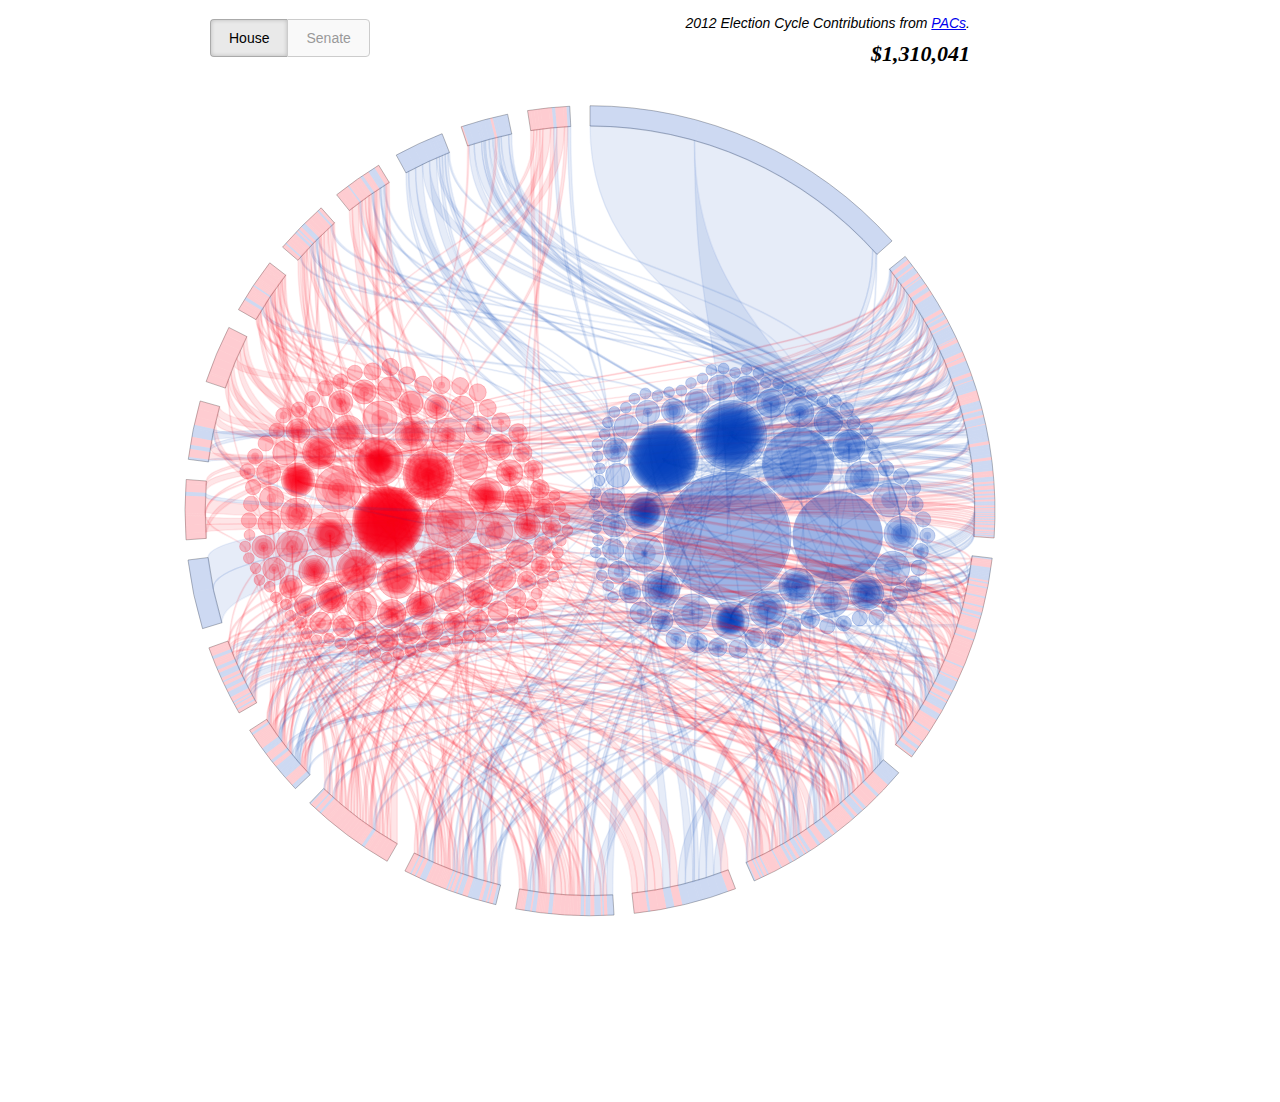
<file: scripts/index.html>
<!DOCTYPE html>


<html>
<head>
    <meta HTTP-EQUIV="X-UA-COMPATIBLE" CONTENT="IE=EmulateIE9" >
    <meta http-equiv="Content-type" content="text/html; charset=utf-8">
    <meta property="og:image" content="http://www.brightpointinc.com/interactive/images/PoliticalInfluence_202px.png">
    <title>Political Influence Data Visualization D3.js</title>
    <link type="text/css" rel="stylesheet" href="style.css">

    <script type="text/javascript" src="d3/d3.js"></script>

</head>
<body>



<div id="bpg" >

    <!--[if IE 6]>
    <div id="bpg-error">
        <p>1 This interactive graphic requires a browser with SVG support, such as <a href="http://www.google.com/chrome">Chrome</a>, <a href="http://www.mozilla.org/en-US/firefox/">Firefox</a>, <a href="http://www.apple.com/safari/download/">Safari</a> or the latest <a href="http://windows.microsoft.com/en-US/internet-explorer/products/ie/home">Internet Explorer 9</a>. </p>
        <img src="images/browserCheck.jpg" alt="Error">
        <div id="bpg-chartFrame" style="display:none;">
        </div>
    <![endif]-->

    <!--[if IE 7]>
    <div id="bpg-error">
        <p>2 This interactive graphic requires a browser with SVG support, such as <a href="http://www.google.com/chrome">Chrome</a>, <a href="http://www.mozilla.org/en-US/firefox/">Firefox</a>, <a href="http://www.apple.com/safari/download/">Safari</a> or the latest <a href="http://windows.microsoft.com/en-US/internet-explorer/products/ie/home">Internet Explorer 9</a>. </p>
        <img src="images/browserCheck.jpg" alt="Error">
        <div id="bpg-chartFrame" style="display:none;">

    <![endif]-->

    <!--[if IE 8]>
    <div id="bpg-error">
        <p>3 This interactive graphic requires a browser with SVG support, such as <a href="http://www.google.com/chrome">Chrome</a>, <a href="http://www.mozilla.org/en-US/firefox/">Firefox</a>, <a href="http://www.apple.com/safari/download/">Safari</a> or the latest <a href="http://windows.microsoft.com/en-US/internet-explorer/products/ie/home">Internet Explorer 9</a>. </p>
        <img src="images/browserCheck.jpg" alt="Error">
        <div id="bpg-chartFrame" style="display:none;">

    <![endif]-->

    <!--[if IE 9]>
    <div id="bpg-chartFrame">
    <![endif]-->

    <!--[if !IE]>
    <div id="bpg-chartFrame">
    <![endif]-->

    <div id="mainDiv">
        <div id="svgDiv"></div>
        <div class="bpg-navBar" style="width:300px; left:0px; padding:0px; padding-left:20px">
            <ul class="bpg-navigation clearfix" style="list-style-type:none; height:20px;">
                <li id="houseButton" class="selected">House</li>
                <li id="senateButton">Senate</li>
            </ul>
        </div>

        <div id="headerRight" style="width:350px; right:20px;">
            <div class="hint">

                <div style="color: #000; font-size:14px; margin-top:5px; margin-bottom:10px; font-style:italic">
                    2012 Election Cycle Contributions from <a href="http://en.wikipedia.org/wiki/Political_action_committee">PACs</a>.
                </div>
                <div id="totalDiv" style="color: #000; font-size:22px; font-weight:bold; margin-top:5px; font-family: Georgia; font-style:italic">
                    $0
                </div>
                <!--div style="color:#777; font-style:normal;">
                    Design and Engineering: <a href="http://www.brightpointinc.com/project-list/" title="BrightPoint Consulting, Inc.">www.brightpointinc.com</a>
                </div-->
            </div>
        </div>

    </div>

    <div id="toolTip" class="tooltip" style="width:250px; height:120px; position:absolute;s">
        <div id="header1" class="header2"></div>
        <div class="header-rule"></div>
        <div id="head" class="header"></div>
        <div class="header-rule"></div>
        <div  id="header2" class="header3"></div>
        <!--div  class="tooltipTail"></div-->
    </div>
</div>


<script type="text/javascript" src="political_influence.js"></script>

</body>
</html>
</file>
<file: scripts/style.css>
body {
    overflow: auto;
    margin: 0;
    font-size: 9px;
    text-align:center;
    font-weight: 300;
    font-family: "Helvetica Neue", Helvetica;
}

#bpg {
    margin:auto;
}

#mainDiv {
    position:relative;
}

#svgDiv {
    margin: auto;
}

#headerRight {
    text-align: right;
    position:absolute;
    top:10px;
    right:10px;
    margin-right:0px;
}

rect {
    fill: none;
    pointer-events: all;
}

pre {
    font-size: 18px;
}

.hint {
    right: 0;
    width: 300px;
    font-size: 12px;
    color: #999;
}


div.tooltip {
    position: absolute;			/* reference for measurement */
    text-align: left;
    pointer-events: none;			/* 'none' tells the mouse to ignore the rectangle */
    background: #FFFFEF;
    width: 400px;
    height: 165px;
    padding: 10px;
    border: 1px solid #D5D5D5;
    font-family: arial,helvetica,sans-serif;
    position: absolute;
    font-size: 1.1em;
    color: #333;
    padding: 10px;
    border-radius: 3px;
    background: rgba(255,255,255,0.9);
    color: #000;
    box-shadow: 0 1px 5px rgba(0,0,0,0.4);
    -moz-box-shadow: 0 1px 5px rgba(0,0,0,0.4);
    border:1px solid rgba(200,200,200,0.85);
    opacity:0;
}

div.tooltipTail {
    position: absolute;
    left:-7px;
    top: 72px;
    width: 7px;
    height: 13px;
    background: url("images/tail_white.png") 50% 0%;
}

div.toolTipBody {
    position:absolute;
    height:100px;
    width:230px;
}

div.header {
    text-transform: uppercase;
    text-align: left;
    font-size: 14px;
    margin-bottom: 2px;
    color:#666;
    text-align:center;

}

div.header-rule{
    height:1px;
    margin:1px auto 3px;
    margin-top:7px;
    margin-bottom:7px;
    background:#ddd;
    width:125px;
}

div.header1{
    /* text-transform: uppercase; */
    text-align: left;
    font-size: 13px;
    margin-bottom: 2px;
    color:#000;
    text-align:center;
}

div.header2{
    color:#000;
    text-transform:uppercase;
    font-size: 12px;
    margin-bottom: 2px;
    text-align:center;
}

div.header3 {
    color:#333;
    text-align: left;
    font-size: 15px;
    font-style: italic;
    font-family: Georgia;
    /*  width:170px;*/
    text-align:center;
}

div.header4 {
    /*  position:absolute;*/
    text-align:center;
    right:10px;
    top:28px;
    font-size: 16px;
    /*  width:100px;*/
    text-align:center;
    overflow:hidden;
    font-weight:bold;
}

/* Structure */
.g {
    font-family:  Helvetica, Arial;
}

#bpg-chartFrame{
    -webkit-transition: height ease-in-out 1s;
    -moz-transition: height ease-in-out 1s;
    -o-transition: height ease-in-out 1s;
    -ms-transition: height ease-in-out 1s;
}

#bpg-chart {
    position: relative;
    width: 100%;
    height: 100%;
}
#bpg-error {


}
#bpg-error p {
    text-align: center;
    font-size: 16px;
    line-height: 20px;
    margin: 10px;
    border: solid 1px #CCC;
    background: #ffd;
    padding: 10px;

}

#bpg-error a {
    text-decoration: underline;
}

#bpg-chartCanvas {
    position: absolute;
    top: 0;
    left: 0;
    z-index: 10;
    width: 100%;
    height: 100%;
    overflow: hidden;

}
#bpg-chartCanvas svg {
    height: 100%;
    overflow: hidden;

}

/* Navigation */
.bpg-navBar {
    position:absolute;
    padding: 15px 0 0;
    margin: 0 10px;
    z-index: 100;
    position: absolute;
    left:10px;
    top:10px;
}

.bpg-navigation {

}

.bpg-navigation li {
    color: #999;
    font-size: 14px;
    cursor: pointer;
    float: left;
    padding: 10px 18px;
    border-top: solid 1px #CCC;
    border-bottom: solid 1px #CCC;
    border-left: solid 1px #CCC;
    background: #f9f9f9;
    margin: 0 0;
}

.bpg-navigation li:first-of-type{
    border-radius: 4px 0 0 4px;
}
.bpg-navigation li:last-of-type{

    border-right: solid 1px #CCC;
    border-radius: 0 4px 4px 0;
}
.bpg-navigation li.selected {
    color: #000;
    background: #e9e9e9;
    border-color: #AAA;
    box-shadow: inset 0px 0px 4px rgba(0,0,0,0.2);
}

.bpg-navigation li.selected {
    color: #000;
    background: #e9e9e9;
    border-color: #AAA;
    box-shadow: inset 0px 0px 4px rgba(0,0,0,0.2);
}

div.selected {
    color: #000;
    background: #e9e9e9;
    border-color: #AAA;
    box-shadow: inset 0px 0px 4px rgba(0,0,0,0.2);
    padding-bottom:10px;
}

.link {
    fill: none;
    stroke: #ccc;
    stroke-width: 1.5px;
    stroke-linecap: round;
}

text.chord {
    font-size:8px;
}


text.mainLabel {
    font-size:12px;
    font-family: Georgia;
    font-style: italic;
    text-align:center;
    fill: #9B001C;
}


text.export {
    font-family: "Myriad", Arial;
    fill: #00AC6B;
}

text.import {
    font-family: "Myriad", Arial;
    fill: #9B001C;
}

text.secondLabel {
    font-family: Myriad, Arial;
    font-style: italic;
    fill: #888888;
    font-size: 10px;
}
</file>
